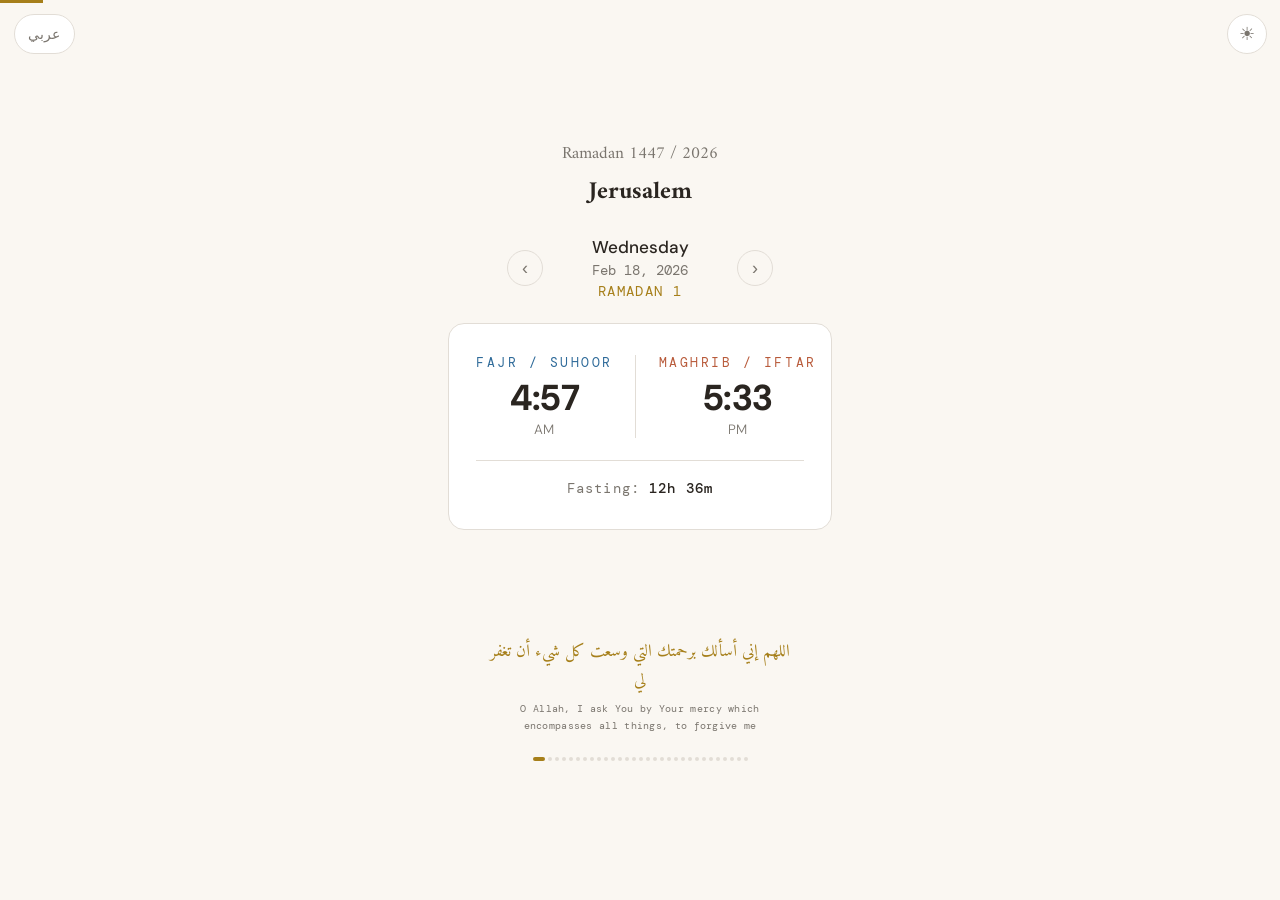
<file: index.html>
<!DOCTYPE html>
<html lang="en">
<head>
<meta charset="UTF-8">
<meta name="viewport" content="width=device-width, initial-scale=1.0, viewport-fit=cover">
<title>Ramadan 2026 — Jerusalem</title>

<!-- PWA / Home Screen -->
<meta name="apple-mobile-web-app-capable" content="yes">
<meta name="apple-mobile-web-app-status-bar-style" content="black-translucent">
<meta name="apple-mobile-web-app-title" content="Ramadan">
<meta name="theme-color" content="#faf7f2">
<meta name="mobile-web-app-capable" content="yes">
<link rel="manifest" href="manifest.json">

<link rel="icon" type="image/png" sizes="32x32" href="favicon-32.png">
<link rel="apple-touch-icon" sizes="180x180" href="apple-touch-icon.png">

<link href="https://fonts.googleapis.com/css2?family=Amiri:wght@400;700&family=DM+Mono:wght@300;400;500&family=DM+Sans:wght@300;400;500;700&display=swap" rel="stylesheet">
<link rel="stylesheet" href="style.css">
</head>
<body>

<div class="progress" id="progress"></div>
<button class="theme-toggle" id="themeToggle" aria-label="Switch theme"></button>
<a class="lang-toggle" href="ar.html" aria-label="النسخة العربية">عربي</a>

<div class="app">
  <div class="header">
    <h1>Ramadan 1447 / 2026</h1>
    <div class="city">Jerusalem</div>
  </div>

  <div class="nav">
    <button id="prev" aria-label="Previous day">&#8249;</button>
    <div class="date-info">
      <div class="day-name" id="dayName"></div>
      <div class="gregorian" id="gregorian"></div>
      <div class="ramadan-day" id="ramadanDay"></div>
    </div>
    <button id="next" aria-label="Next day">&#8250;</button>
  </div>

  <div class="card" id="card">
    <div class="times">
      <div class="time-block fajr">
        <div class="label">Fajr / Suhoor</div>
        <div class="time" id="fajrTime"></div>
        <div class="ampm" id="fajrAmpm"></div>
      </div>
      <div class="divider"></div>
      <div class="time-block maghrib">
        <div class="label">Maghrib / Iftar</div>
        <div class="time" id="maghribTime"></div>
        <div class="ampm" id="maghribAmpm"></div>
      </div>
    </div>
    <div class="fasting-hours">Fasting: <span id="fastHours"></span></div>
  </div>

  <div class="countdown" id="countdown">
    <div class="countdown-label" id="countdownLabel"></div>
    <div class="countdown-time" id="countdownTime"></div>
  </div>

  <div class="dua" id="dua">
    <div class="dua-ar" id="duaAr"></div>
    <div class="dua-en" id="duaEn"></div>
  </div>

  <button class="today-btn" id="todayBtn">Back to today</button>

  <div class="dots" id="dots"></div>
</div>

<script src="data.js"></script>
<script>
const LANG = {
  days: ["Sunday","Monday","Tuesday","Wednesday","Thursday","Friday","Saturday"],
  am: 'AM',
  pm: 'PM',
  fastingFmt: (h, m) => h + 'h ' + m + 'm',
  ramadanDay: r => 'Ramadan ' + r,
  dateFmt: dt => {
    const months = ["Jan","Feb","Mar","Apr","May","Jun","Jul","Aug","Sep","Oct","Nov","Dec"];
    return months[dt.getUTCMonth()] + ' ' + dt.getUTCDate() + ', ' + dt.getUTCFullYear();
  },
  countdown: {
    suhoor: 'Fasting begins in',
    iftar: 'Iftar in',
    complete: r => 'Ramadan ' + r + ' complete',
  },
  updateDua: dua => {
    document.getElementById('duaAr').textContent = dua.ar;
    document.getElementById('duaEn').textContent = dua.en;
  },
  prevKey: 'ArrowLeft',
  nextKey: 'ArrowRight',
};
</script>
<script src="app.js"></script>

</body>
</html>
</file>
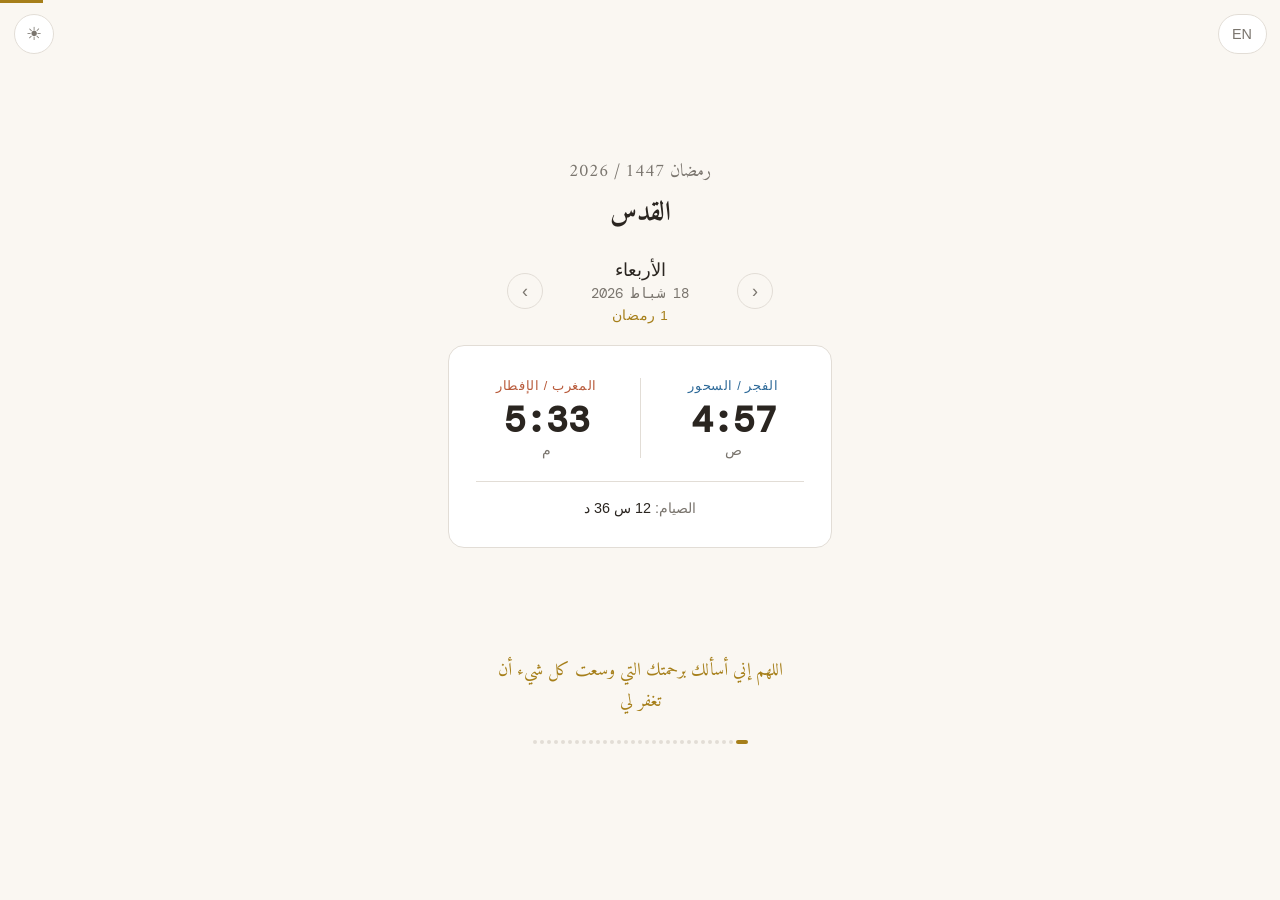
<file: ar.html>
<!DOCTYPE html>
<html lang="ar" dir="rtl">
<head>
<meta charset="UTF-8">
<meta name="viewport" content="width=device-width, initial-scale=1.0, viewport-fit=cover">
<title>رمضان 2026 — القدس</title>

<!-- PWA / Home Screen -->
<meta name="apple-mobile-web-app-capable" content="yes">
<meta name="apple-mobile-web-app-status-bar-style" content="black-translucent">
<meta name="apple-mobile-web-app-title" content="رمضان">
<meta name="theme-color" content="#faf7f2">
<meta name="mobile-web-app-capable" content="yes">
<link rel="manifest" href="manifest-ar.json">

<link rel="icon" type="image/png" sizes="32x32" href="favicon-32.png">
<link rel="apple-touch-icon" sizes="180x180" href="apple-touch-icon.png">

<link href="https://fonts.googleapis.com/css2?family=Amiri:wght@400;700&family=IBM+Plex+Sans+Arabic:wght@300;400;500;700&family=DM+Mono:wght@300;400;500&display=swap" rel="stylesheet">
<link rel="stylesheet" href="style.css">
</head>
<body>

<div class="progress" id="progress"></div>
<button class="theme-toggle" id="themeToggle" aria-label="تغيير السمة"></button>
<a class="lang-toggle" href="index.html" aria-label="English version">EN</a>

<div class="app">
  <div class="header">
    <h1>رمضان 1447 / 2026</h1>
    <div class="city">القدس</div>
  </div>

  <div class="nav">
    <button id="next" aria-label="اليوم التالي">&#8249;</button>
    <div class="date-info">
      <div class="day-name" id="dayName"></div>
      <div class="gregorian" id="gregorian"></div>
      <div class="ramadan-day" id="ramadanDay"></div>
    </div>
    <button id="prev" aria-label="اليوم السابق">&#8250;</button>
  </div>

  <div class="card" id="card">
    <div class="times">
      <div class="time-block fajr">
        <div class="label">الفجر / السحور</div>
        <div class="time" id="fajrTime"></div>
        <div class="ampm" id="fajrAmpm"></div>
      </div>
      <div class="divider"></div>
      <div class="time-block maghrib">
        <div class="label">المغرب / الإفطار</div>
        <div class="time" id="maghribTime"></div>
        <div class="ampm" id="maghribAmpm"></div>
      </div>
    </div>
    <div class="fasting-hours">الصيام: <span id="fastHours"></span></div>
  </div>

  <div class="countdown" id="countdown">
    <div class="countdown-label" id="countdownLabel"></div>
    <div class="countdown-time" id="countdownTime"></div>
  </div>

  <div class="dua" id="dua">
    <div class="dua-text" id="duaText"></div>
  </div>

  <button class="today-btn" id="todayBtn">العودة لليوم</button>

  <div class="dots" id="dots"></div>
</div>

<script src="data.js"></script>
<script>
const LANG = {
  days: ["\u0627\u0644\u0623\u062d\u062f","\u0627\u0644\u0627\u062b\u0646\u064a\u0646","\u0627\u0644\u062b\u0644\u0627\u062b\u0627\u0621","\u0627\u0644\u0623\u0631\u0628\u0639\u0627\u0621","\u0627\u0644\u062e\u0645\u064a\u0633","\u0627\u0644\u062c\u0645\u0639\u0629","\u0627\u0644\u0633\u0628\u062a"],
  am: '\u0635',
  pm: '\u0645',
  fastingFmt: (h, m) => h + ' \u0633 ' + m + ' \u062f',
  ramadanDay: r => r + ' \u0631\u0645\u0636\u0627\u0646',
  dateFmt: dt => {
    const months = ["\u0643\u0627\u0646\u0648\u0646 \u0627\u0644\u062b\u0627\u0646\u064a","\u0634\u0628\u0627\u0637","\u0622\u0630\u0627\u0631","\u0646\u064a\u0633\u0627\u0646","\u0623\u064a\u0627\u0631","\u062d\u0632\u064a\u0631\u0627\u0646","\u062a\u0645\u0648\u0632","\u0622\u0628","\u0623\u064a\u0644\u0648\u0644","\u062a\u0634\u0631\u064a\u0646 \u0627\u0644\u0623\u0648\u0644","\u062a\u0634\u0631\u064a\u0646 \u0627\u0644\u062b\u0627\u0646\u064a","\u0643\u0627\u0646\u0648\u0646 \u0627\u0644\u0623\u0648\u0644"];
    return dt.getUTCDate() + ' ' + months[dt.getUTCMonth()] + ' ' + dt.getUTCFullYear();
  },
  countdown: {
    suhoor: '\u0627\u0644\u0635\u064a\u0627\u0645 \u064a\u0628\u062f\u0623 \u062e\u0644\u0627\u0644',
    iftar: '\u0627\u0644\u0625\u0641\u0637\u0627\u0631 \u062e\u0644\u0627\u0644',
    complete: r => '\u0631\u0645\u0636\u0627\u0646 ' + r + ' \u2014 \u062a\u0645',
  },
  updateDua: dua => {
    document.getElementById('duaText').textContent = dua.ar;
  },
  prevKey: 'ArrowRight',
  nextKey: 'ArrowLeft',
};
</script>
<script src="app.js"></script>

</body>
</html>
</file>
<file: style.css>
*, *::before, *::after { box-sizing: border-box; margin: 0; padding: 0; }

/* Dark (default) */
:root, [data-theme="dark"] {
  --bg: #0a0a0c;
  --card: #141418;
  --card-border: #1e1e24;
  --text: #e8e6e3;
  --dim: #6b6975;
  --accent: #c9a84c;
  --accent-soft: rgba(201, 168, 76, 0.12);
  --fajr: #5b8fb9;
  --maghrib: #d4785c;
  --today-glow: rgba(201, 168, 76, 0.06);
}

/* Light */
[data-theme="light"] {
  --bg: #faf7f2;
  --card: #ffffff;
  --card-border: #e2ddd6;
  --text: #2a2520;
  --dim: #7a756e;
  --accent: #a67f1a;
  --accent-soft: rgba(166, 127, 26, 0.1);
  --fajr: #2e6a99;
  --maghrib: #b85a3a;
  --today-glow: rgba(166, 127, 26, 0.06);
}

/* High Contrast */
[data-theme="hc"] {
  --bg: #ffffff;
  --card: #f0f0f0;
  --card-border: #222222;
  --text: #000000;
  --dim: #444444;
  --accent: #6d5000;
  --accent-soft: rgba(109, 80, 0, 0.12);
  --fajr: #0b3d6e;
  --maghrib: #8c2a0a;
  --today-glow: rgba(109, 80, 0, 0.08);
}

.progress {
  position: fixed;
  top: 0;
  left: 0;
  height: 3px;
  background: var(--accent);
  transition: width 0.3s ease;
  z-index: 20;
}

@media (min-width: 768px) {
  html { font-size: 18px; }
}

html, body {
  min-height: 100%;
  background: var(--bg);
  color: var(--text);
  font-family: 'DM Sans', sans-serif;
  -webkit-font-smoothing: antialiased;
  overflow-x: hidden;
  overflow-y: auto;
  touch-action: manipulation;
  overscroll-behavior: none;
}

[dir="rtl"] {
  font-family: 'IBM Plex Sans Arabic', sans-serif;
}

/* App layout */
.app {
  display: flex;
  flex-direction: column;
  align-items: center;
  justify-content: center;
  min-height: 100vh;
  min-height: 100dvh;
  padding: calc(1.5rem + env(safe-area-inset-top)) 1rem calc(1.5rem + env(safe-area-inset-bottom));
  gap: 1.25rem;
  max-width: 420px;
  margin: 0 auto;
}

@media (max-height: 760px) {
  .app {
    justify-content: flex-start;
  }
}

/* Header */
.header {
  text-align: center;
  flex-shrink: 0;
}

.header h1 {
  font-family: 'Amiri', serif;
  font-weight: 400;
  font-size: 0.95rem;
  color: var(--dim);
}

[dir="rtl"] .header h1 {
  font-size: 1rem;
}

.header .city {
  font-family: 'Amiri', serif;
  font-weight: 700;
  font-size: 1.35rem;
  margin-top: 0.15rem;
}

[dir="rtl"] .header .city {
  font-size: 1.5rem;
}

/* Navigation */
.nav {
  display: flex;
  align-items: center;
  gap: 1.5rem;
  flex-shrink: 0;
}

.nav button {
  background: none;
  border: 1px solid var(--card-border);
  color: var(--dim);
  width: 36px;
  height: 36px;
  border-radius: 50%;
  font-size: 1rem;
  cursor: pointer;
  transition: all 0.2s;
  display: flex;
  align-items: center;
  justify-content: center;
}

.nav button:active {
  background: var(--accent-soft);
  border-color: var(--accent);
  color: var(--accent);
}

.nav .date-info {
  text-align: center;
  min-width: 140px;
}

.nav .day-name {
  font-weight: 500;
  font-size: 0.95rem;
}

[dir="rtl"] .nav .day-name {
  font-size: 1rem;
}

.nav .gregorian {
  font-family: 'DM Mono', monospace;
  font-size: 0.8rem;
  color: var(--dim);
  margin-top: 0.15rem;
}

.nav .ramadan-day {
  font-family: 'DM Mono', monospace;
  font-size: 0.75rem;
  color: var(--accent);
  letter-spacing: 0.1em;
  text-transform: uppercase;
  margin-top: 0.25rem;
}

[dir="rtl"] .nav .ramadan-day {
  font-family: inherit;
  letter-spacing: 0.05em;
  text-transform: none;
}

/* Card */
.card {
  background: var(--card);
  border: 1px solid var(--card-border);
  border-radius: 16px;
  padding: 1.75rem 1.5rem;
  width: 100%;
  transition: opacity 0.15s, transform 0.15s;
  flex-shrink: 0;
}

.card.today {
  background: linear-gradient(135deg, var(--card), var(--today-glow));
  border-color: rgba(201, 168, 76, 0.2);
}

.card.slide-left {
  opacity: 0;
  transform: translateX(-20px);
}

.card.slide-right {
  opacity: 0;
  transform: translateX(20px);
}

.times {
  display: flex;
  justify-content: space-between;
  gap: 1rem;
}

.time-block {
  flex: 1;
  text-align: center;
}

.time-block .label {
  font-family: 'DM Mono', monospace;
  font-size: 0.7rem;
  letter-spacing: 0.2em;
  text-transform: uppercase;
  white-space: nowrap;
  margin-bottom: 0.5rem;
}

[dir="rtl"] .time-block .label {
  font-family: inherit;
  letter-spacing: 0.05em;
  text-transform: none;
}

.time-block.fajr .label { color: var(--fajr); }
.time-block.maghrib .label { color: var(--maghrib); }

.time-block .time {
  font-weight: 700;
  font-size: 2rem;
  letter-spacing: -0.02em;
  line-height: 1;
}

[dir="rtl"] .time-block .time {
  font-family: 'DM Mono', monospace;
  direction: ltr;
  unicode-bidi: isolate;
}

.time-block .ampm {
  font-weight: 300;
  font-size: 0.75rem;
  color: var(--dim);
  margin-top: 0.25rem;
}

.divider {
  width: 1px;
  background: var(--card-border);
  align-self: stretch;
  margin: 0 0.25rem;
  flex-shrink: 0;
}

.fasting-hours {
  text-align: center;
  margin-top: 1.25rem;
  padding-top: 1rem;
  border-top: 1px solid var(--card-border);
  font-family: 'DM Mono', monospace;
  font-size: 0.8rem;
  color: var(--dim);
  letter-spacing: 0.08em;
}

[dir="rtl"] .fasting-hours {
  font-family: inherit;
  letter-spacing: normal;
}

.fasting-hours span {
  color: var(--text);
  font-weight: 500;
}

/* Countdown */
.countdown {
  text-align: center;
  flex-shrink: 0;
  min-height: 3.5rem;
}

.countdown .countdown-label {
  font-family: 'DM Mono', monospace;
  font-size: 0.6rem;
  letter-spacing: 0.2em;
  text-transform: uppercase;
  color: var(--dim);
  margin-bottom: 0.3rem;
}

[dir="rtl"] .countdown .countdown-label {
  font-family: inherit;
  font-size: 0.65rem;
  letter-spacing: 0.05em;
  text-transform: none;
}

.countdown .countdown-time {
  font-family: 'DM Mono', monospace;
  font-weight: 500;
  font-size: 1.5rem;
  letter-spacing: 0.05em;
}

[dir="rtl"] .countdown .countdown-time {
  direction: ltr;
  unicode-bidi: isolate;
}

.countdown .countdown-time.fajr-color { color: var(--fajr); }
.countdown .countdown-time.maghrib-color { color: var(--maghrib); }

.countdown .countdown-done {
  font-size: 0.8rem;
  color: var(--dim);
}

/* Du'a */
.dua {
  text-align: center;
  flex-shrink: 0;
  max-width: 300px;
  line-height: 1.7;
}

.dua .dua-ar {
  font-family: 'Amiri', serif;
  font-size: 0.95rem;
  color: var(--accent);
  direction: rtl;
  unicode-bidi: isolate;
}

.dua .dua-en {
  font-family: 'DM Mono', monospace;
  font-size: 0.55rem;
  color: var(--dim);
  margin-top: 0.3rem;
  letter-spacing: 0.03em;
}

.dua .dua-text {
  font-family: 'Amiri', serif;
  font-size: 1rem;
  color: var(--accent);
}

/* Today button */
.today-btn {
  font-family: 'DM Mono', monospace;
  font-size: 0.65rem;
  letter-spacing: 0.15em;
  text-transform: uppercase;
  background: none;
  border: 1px solid var(--accent);
  color: var(--accent);
  padding: 0.4rem 1rem;
  border-radius: 20px;
  cursor: pointer;
  transition: all 0.2s;
  flex-shrink: 0;
  display: none;
}

[dir="rtl"] .today-btn {
  font-family: inherit;
  font-size: 0.7rem;
  letter-spacing: 0.05em;
  text-transform: none;
}

.today-btn.visible { display: block; }
.today-btn:active {
  background: var(--accent);
  color: var(--bg);
}

/* Dots */
.dots {
  display: flex;
  gap: 3px;
  justify-content: center;
  flex-shrink: 0;
}

.dots .dot {
  width: 4px;
  height: 4px;
  border-radius: 50%;
  background: var(--card-border);
  transition: all 0.2s;
}

.dots .dot.active {
  background: var(--accent);
  width: 12px;
  border-radius: 2px;
}

/* Theme toggle */
.theme-toggle {
  position: fixed;
  top: calc(0.75rem + env(safe-area-inset-top));
  right: calc(0.75rem + env(safe-area-inset-right));
  background: var(--card);
  border: 1px solid var(--card-border);
  color: var(--dim);
  width: 40px;
  height: 40px;
  border-radius: 50%;
  font-size: 1rem;
  cursor: pointer;
  display: flex;
  align-items: center;
  justify-content: center;
  transition: border-color 0.2s, color 0.2s, background 0.2s;
  z-index: 10;
  line-height: 1;
}

[dir="rtl"] .theme-toggle {
  right: auto;
  left: calc(0.75rem + env(safe-area-inset-left));
}

.theme-toggle:active {
  border-color: var(--accent);
  color: var(--accent);
}

/* Language toggle */
.lang-toggle {
  position: fixed;
  top: calc(0.75rem + env(safe-area-inset-top));
  left: calc(0.75rem + env(safe-area-inset-left));
  background: var(--card);
  border: 1px solid var(--card-border);
  color: var(--dim);
  height: 40px;
  border-radius: 20px;
  font-size: 0.8rem;
  cursor: pointer;
  display: flex;
  align-items: center;
  justify-content: center;
  padding: 0 0.75rem;
  transition: border-color 0.2s, color 0.2s, background 0.2s;
  z-index: 10;
  text-decoration: none;
}

[dir="rtl"] .lang-toggle {
  left: auto;
  right: calc(0.75rem + env(safe-area-inset-right));
}

.lang-toggle:active {
  border-color: var(--accent);
  color: var(--accent);
}

/* High Contrast overrides */
[data-theme="hc"] .time-block .time {
  font-weight: 800;
}

[data-theme="hc"] .card {
  border-width: 2px;
}

[data-theme="hc"] .nav button {
  border-width: 2px;
  font-weight: 700;
}

[data-theme="hc"] .fasting-hours {
  border-top-width: 2px;
}
</file>
